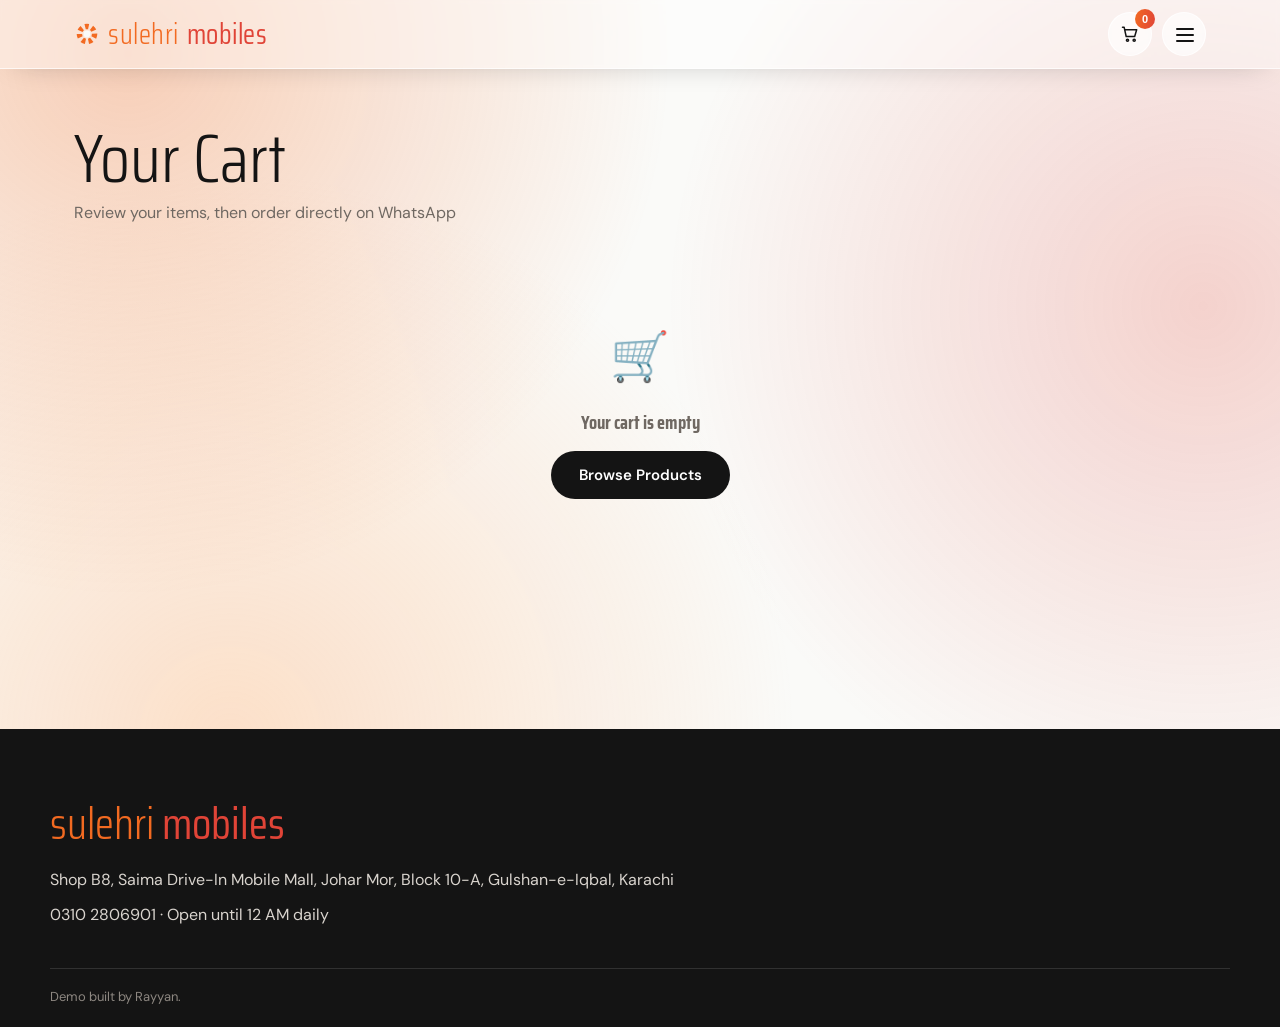
<file: cart.html>
<!DOCTYPE html>
<html lang="en">
<head>
<meta charset="UTF-8">
<meta name="viewport" content="width=device-width, initial-scale=1.0">
<title>Your Cart | Sulehri Mobiles</title>
<link rel="preconnect" href="https://fonts.googleapis.com">
<link href="https://fonts.googleapis.com/css2?family=DM+Sans:wght@400;500;600&family=Saira+Condensed:wght@300;400;500&display=swap" rel="stylesheet">
<link rel="icon" href="logo.jpg">
<link rel="stylesheet" href="style.css">
</head>
<body>

<nav class="navbar">
  <div class="nav-inner">
    <a href="index.html" class="logo"><svg viewBox="0 0 24 24" aria-hidden="true"><circle cx="12" cy="12" r="7" fill="none" stroke="currentColor" stroke-width="5" stroke-dasharray="3.3 2.9"/><circle cx="12" cy="12" r="3.2" fill="#fafaf8"/></svg>sulehri <b>mobiles</b></a>
    <button class="nav-cart" id="navCart" aria-label="Cart" onclick="location.href='cart.html'"><svg viewBox="0 0 24 24" width="20" height="20" fill="none" stroke="currentColor" stroke-width="1.8" stroke-linecap="round" stroke-linejoin="round"><path d="M3 4h2l2.4 11h10.2L20 7H6.2"/><circle cx="9" cy="19.5" r="1.3"/><circle cx="17" cy="19.5" r="1.3"/></svg><span class="cart-badge" id="cartBadge">0</span></button>
    <button class="menu-btn" id="menuBtn" aria-label="Menu" aria-expanded="false"><i></i><i></i><i></i></button>
  </div>
</nav>
<div class="menu" id="menu" aria-hidden="true"><button class="menu-close" id="menuClose" aria-label="Close menu"><svg viewBox="0 0 24 24" width="22" height="22" fill="none" stroke="currentColor" stroke-width="2" stroke-linecap="round"><path d="M5 5l14 14M19 5L5 19"/></svg></button><div class="menu-inner">
  <a href="index.html" style="--i:1"><small>01</small>Home</a>
  <a href="products.html" style="--i:2"><small>02</small>Products</a>
  <a href="cart.html" style="--i:3"><small>03</small>Cart</a>
</div></div>

<section class="page-header reveal">
  <h1>Your Cart</h1>
  <p>Review your items, then order directly on WhatsApp</p>
</section>

<section class="cart-section reveal">
  <div id="cartEmpty" class="cart-empty" style="display:none;">
    <span class="cat-emoji" style="font-size:48px;">🛒</span>
    <h3>Your cart is empty</h3>
    <a href="products.html" class="btn btn-primary">Browse Products</a>
  </div>

  <div id="cartList" class="cart-list"></div>

  <div id="cartSummary" class="cart-summary" style="display:none;">
    <div class="cart-summary-row">
      <span>Total Items</span>
      <strong id="cartTotalItems">0</strong>
    </div>
    <div class="cart-summary-row cart-total-row">
      <span>Total Amount</span>
      <strong id="cartTotalPrice">Rs 0</strong>
    </div>
    <button class="btn btn-whatsapp btn-full" id="orderBtn">
      <svg viewBox="0 0 24 24" width="18" height="18" fill="currentColor"><path d="M12.04 2C6.58 2 2.13 6.45 2.13 11.91c0 1.75.46 3.48 1.32 4.98L2.05 22l5.25-1.38a9.9 9.9 0 0 0 4.74 1.2h.01c5.46 0 9.91-4.45 9.91-9.91 0-2.65-1.03-5.14-2.9-7.01A9.82 9.82 0 0 0 12.04 2zm5.8 14.03c-.24.68-1.4 1.3-1.93 1.38-.49.08-1.12.11-1.8-.11-.42-.14-.96-.31-1.64-.61-2.9-1.25-4.78-4.18-4.93-4.37-.14-.2-1.18-1.57-1.18-3 0-1.42.75-2.12 1.01-2.41.26-.28.57-.35.76-.35h.55c.18 0 .42-.03.65.5.24.56.8 1.93.87 2.07.07.14.12.3.02.49-.1.18-.15.3-.3.46-.14.16-.3.37-.43.49-.14.14-.29.29-.13.57.17.28.75 1.24 1.61 2 1.11.99 2.04 1.3 2.32 1.45.28.14.44.12.6-.07.17-.19.72-.84.91-1.13.2-.28.4-.23.66-.14.28.1 1.76.83 2.06 1 .3.14.5.21.57.33.08.12.08.68-.16 1.36z"/></svg>
      Order via WhatsApp
    </button>
    <p class="cart-note">You'll be redirected to WhatsApp with your order details pre-filled. Our team will confirm availability & delivery.</p>
  </div>
</section>

<footer class="footer">
  <div class="footer-inner">
    <div class="footer-logo">sulehri <b>mobiles</b></div>
    <p>Shop B8, Saima Drive-In Mobile Mall, Johar Mor, Block 10-A, Gulshan-e-Iqbal, Karachi</p>
    <p>0310 2806901 · Open until 12 AM daily</p>
  </div>
  <div class="footer-bottom">Demo built by Rayyan.</div>
</footer>

<script src="script.js"></script>
</body>
</html>
</file>
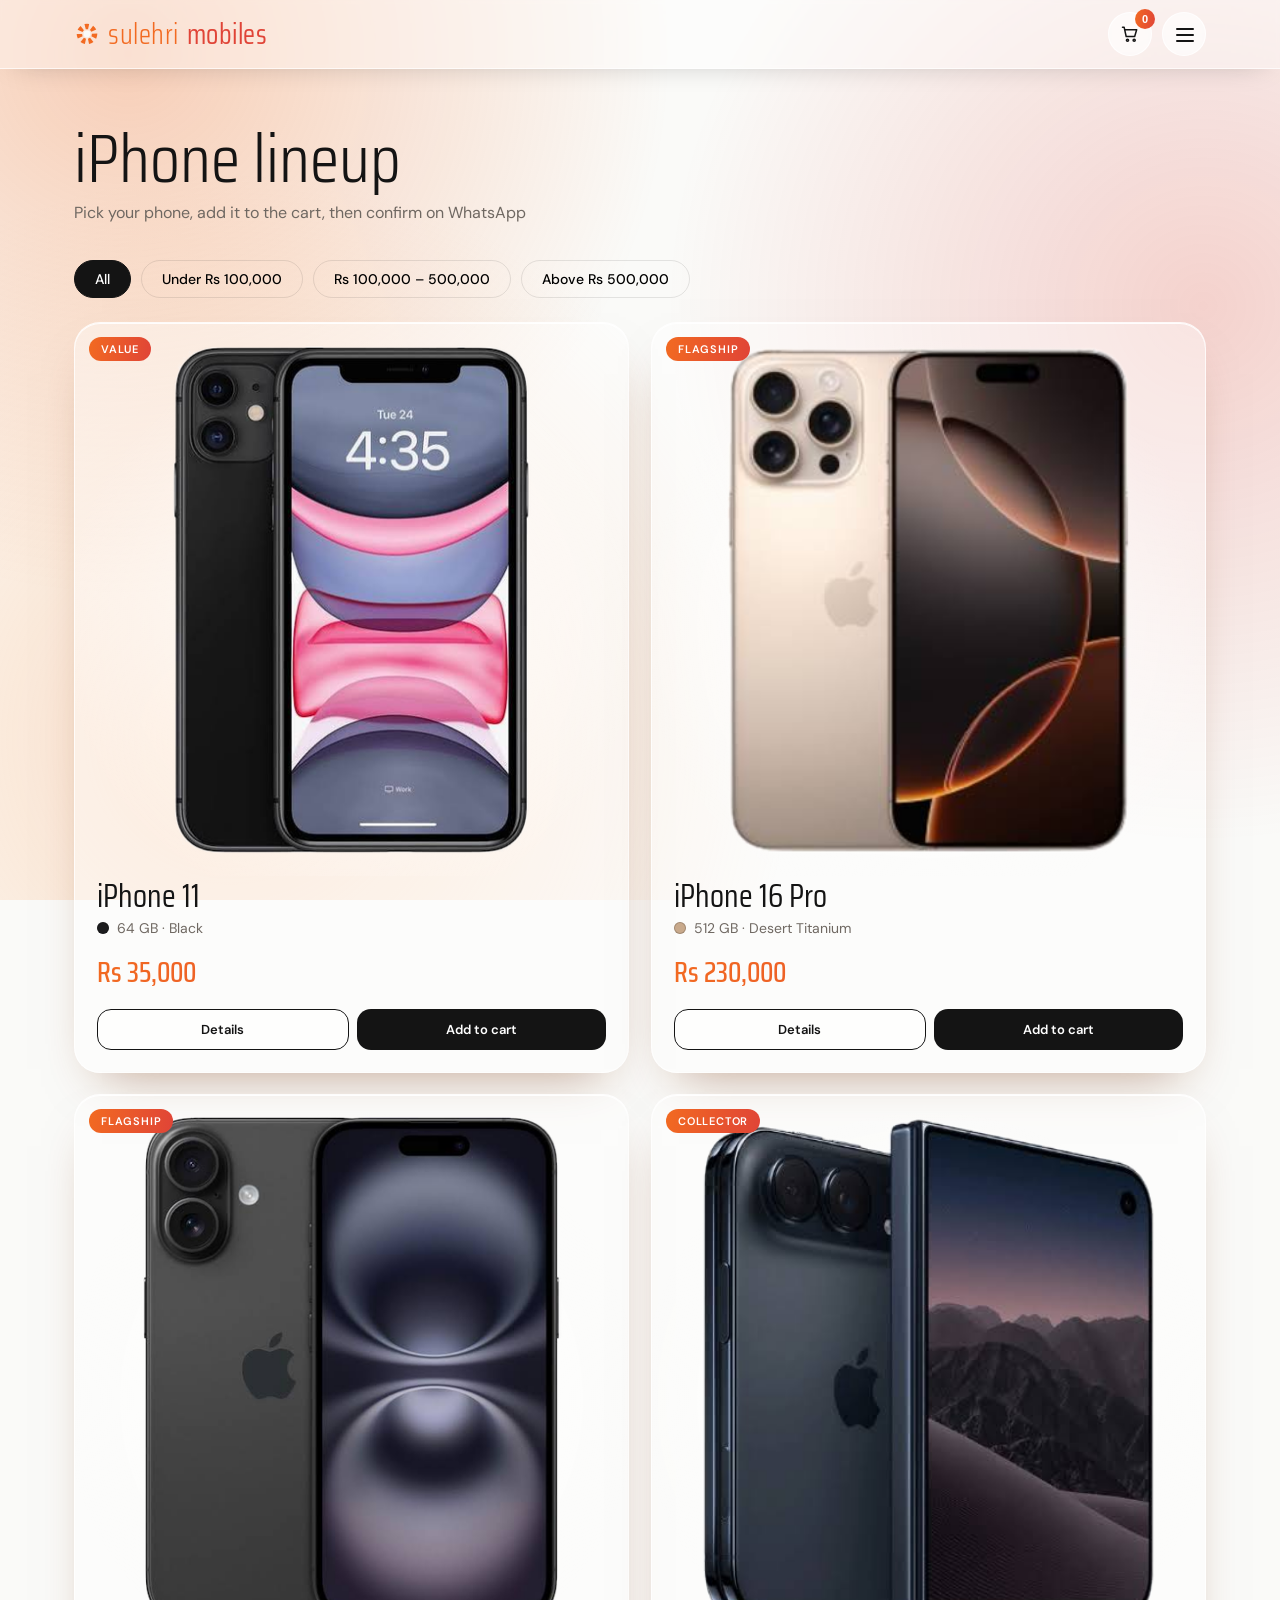
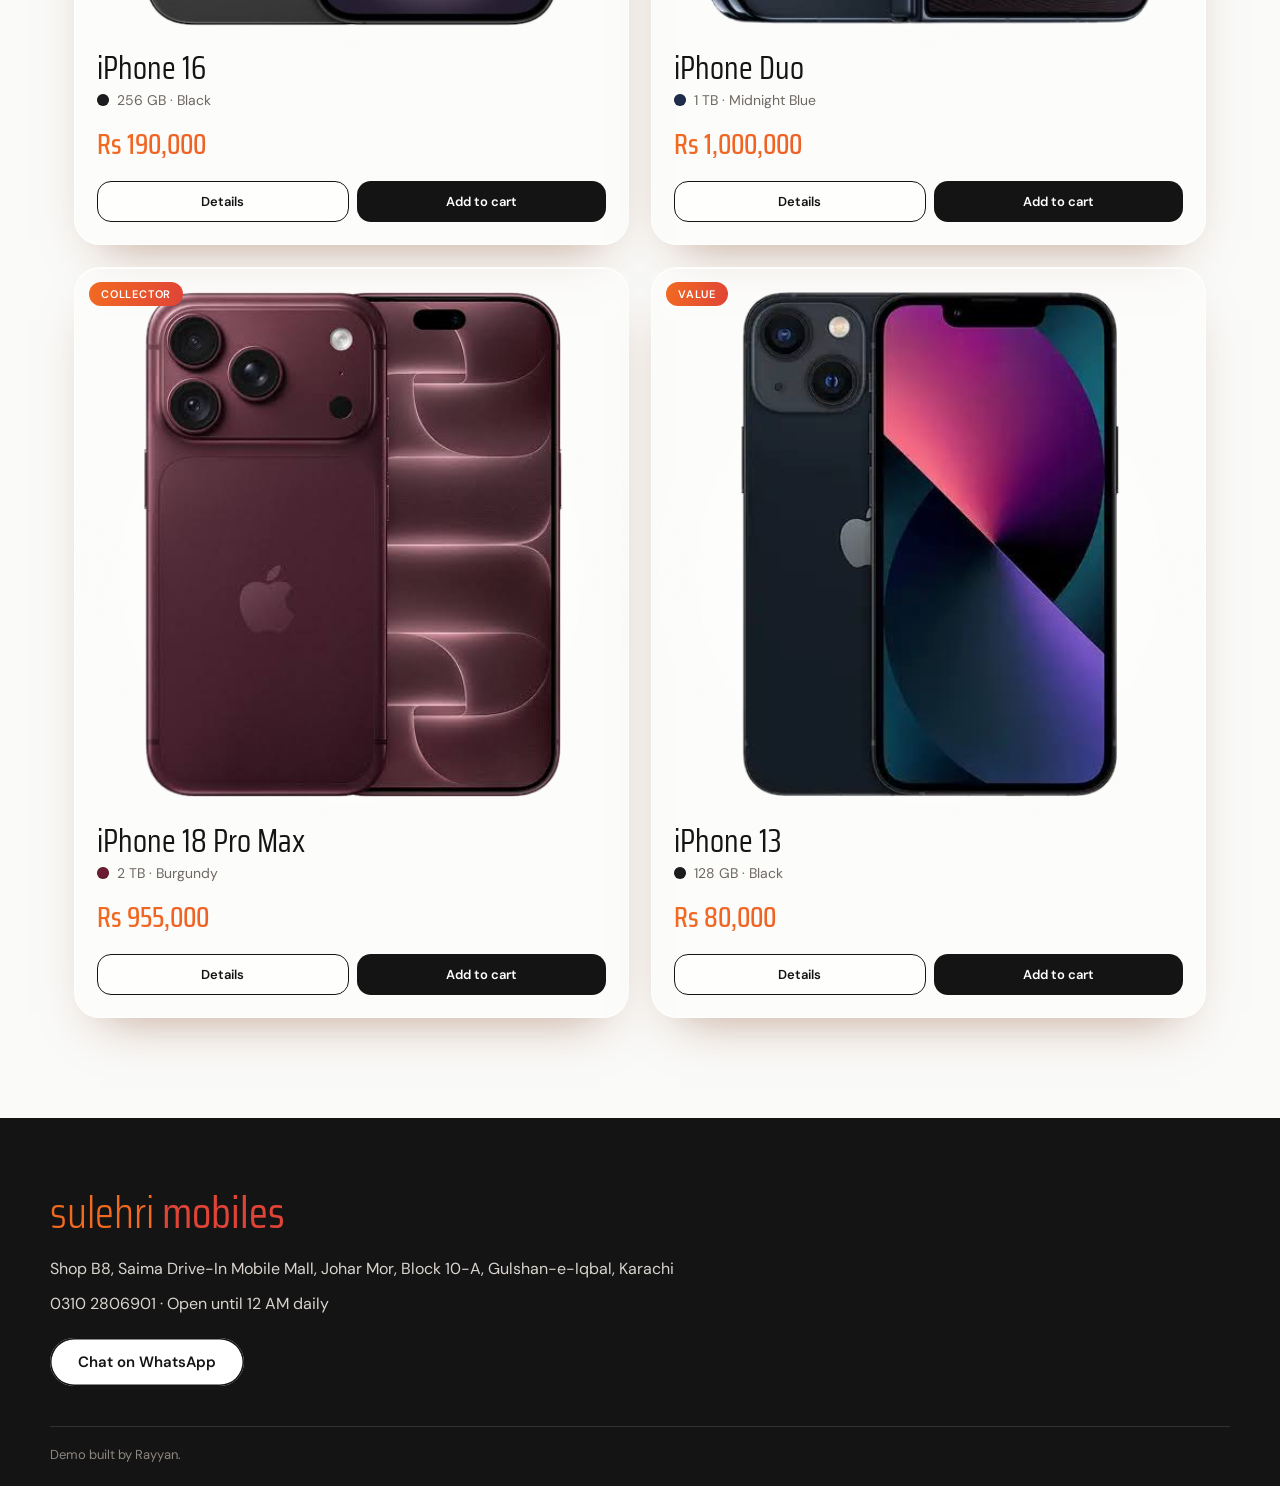
<file: products.html>
<!DOCTYPE html>
<html lang="en">
<head>
<meta charset="UTF-8">
<meta name="viewport" content="width=device-width, initial-scale=1.0">
<title>Products | Sulehri Mobiles</title>
<link rel="preconnect" href="https://fonts.googleapis.com">
<link href="https://fonts.googleapis.com/css2?family=DM+Sans:wght@400;500;600&family=Saira+Condensed:wght@300;400;500&display=swap" rel="stylesheet">
<link rel="icon" href="logo.jpg">
<link rel="stylesheet" href="style.css">
</head>
<body>

<nav class="navbar">
  <div class="nav-inner">
    <a href="index.html" class="logo"><svg viewBox="0 0 24 24" aria-hidden="true"><circle cx="12" cy="12" r="7" fill="none" stroke="currentColor" stroke-width="5" stroke-dasharray="3.3 2.9"/><circle cx="12" cy="12" r="3.2" fill="#fafaf8"/></svg>sulehri <b>mobiles</b></a>
    <button class="nav-cart" id="navCart" aria-label="Cart" onclick="location.href='cart.html'"><svg viewBox="0 0 24 24" width="20" height="20" fill="none" stroke="currentColor" stroke-width="1.8" stroke-linecap="round" stroke-linejoin="round"><path d="M3 4h2l2.4 11h10.2L20 7H6.2"/><circle cx="9" cy="19.5" r="1.3"/><circle cx="17" cy="19.5" r="1.3"/></svg><span class="cart-badge" id="cartBadge">0</span></button>
    <button class="menu-btn" id="menuBtn" aria-label="Menu" aria-expanded="false"><i></i><i></i><i></i></button>
  </div>
</nav>
<div class="menu" id="menu" aria-hidden="true">
  <div class="menu-orbit menu-orbit-one"></div><div class="menu-orbit menu-orbit-two"></div>
  <button class="menu-close" id="menuClose" aria-label="Close menu"><svg viewBox="0 0 24 24" width="22" height="22" fill="none" stroke="currentColor" stroke-width="2" stroke-linecap="round"><path d="M5 5l14 14M19 5L5 19"/></svg></button>
  <div class="menu-inner">
    <div class="menu-topline"><span class="menu-brand">SULEHRI <b>MOBILES</b></span><span class="menu-status"><i></i> YOUR PREMIUM PHONE STORE</span></div>
    <div class="menu-heading"><span>EXPLORE</span><p>Find your next<br><em>iPhone.</em></p></div>
    <nav class="menu-nav" aria-label="Main navigation">
      <a href="index.html" style="--i:1"><small>01</small><span>Home</span><b>↗</b></a>
      <a href="products.html" style="--i:2"><small>02</small><span>Products</span><b>↗</b></a>
      <a href="cart.html" style="--i:3"><small>03</small><span>Your Cart</span><b>↗</b></a>
    </nav>
    <div class="menu-bottom">
      <div><span class="menu-caption">VISIT OUR STORE</span><p>Shop B8, Saima Drive-In Mobile Mall<br>Johar Mor, Gulshan-e-Iqbal, Karachi</p></div>
      <a class="menu-contact" href="https://wa.me/923102806901" target="_blank" rel="noopener"><span>Chat on WhatsApp</span><b>↗</b></a>
    </div>
  </div>
</div>

<section class="page-header reveal">
  <h1>iPhone lineup</h1>
  <p>Pick your phone, add it to the cart, then confirm on WhatsApp</p>
</section>

<section class="filter-bar reveal">
  <button class="filter-btn active" data-cat="all">All</button>
  <button class="filter-btn" data-cat="low">Under Rs 100,000</button>
  <button class="filter-btn" data-cat="mid">Rs 100,000 – 500,000</button>
  <button class="filter-btn" data-cat="high">Above Rs 500,000</button>
</section>

<section class="all-products reveal">
  <div class="product-grid" id="productGrid"></div>
</section>

<div class="toast" id="toast"></div>

<footer class="footer">
  <div class="footer-inner">
    <div class="footer-logo">sulehri <b>mobiles</b></div>
    <p>Shop B8, Saima Drive-In Mobile Mall, Johar Mor, Block 10-A, Gulshan-e-Iqbal, Karachi</p>
    <p>0310 2806901 · Open until 12 AM daily</p>
    <a href="https://wa.me/923102806901" class="btn btn-whatsapp" target="_blank" rel="noopener">Chat on WhatsApp</a>
  </div>
  <div class="footer-bottom">Demo built by Rayyan.</div>
</footer>

<script src="https://cdnjs.cloudflare.com/ajax/libs/gsap/3.12.5/gsap.min.js"></script>
<script src="script.js"></script>
<script src="fx.js"></script>
<script src="detail.js"></script>
</body>
</html>
</file>
<file: style.css>
:root{--bg:#fafaf8;--ink:#141414;--dim:#6f6862;--orange:#f26a21;--red:#e04437;--ember:linear-gradient(100deg,#f26a21,#e04437);--line:rgba(20,20,20,.1);--wa:#1faa59}
*{margin:0;padding:0;box-sizing:border-box}
html{scroll-behavior:smooth}
body{background:var(--bg);color:var(--ink);font:16px/1.55 'DM Sans',sans-serif;overflow-x:hidden}
h1,h2,h3,.logo,.product-price{font-family:'Saira Condensed',sans-serif}
a{color:inherit;text-decoration:none}
:focus-visible{outline:2px solid var(--orange);outline-offset:3px}
/* nav */
.navbar{position:sticky;top:0;z-index:50;background:rgba(250,250,248,.85);backdrop-filter:blur(12px);border-bottom:1px solid var(--line)}
.nav-inner{max-width:1180px;margin:0 auto;padding:12px 24px;display:flex;justify-content:space-between;align-items:center}
.logo{display:flex;align-items:center;gap:8px;font-size:28px;font-weight:300;letter-spacing:.5px;line-height:1;color:var(--orange)}
.logo b{font-weight:400;color:var(--red)}
.logo svg{width:26px;height:26px;color:var(--orange);transition:transform .8s}
.logo:hover svg{transform:rotate(180deg)}
.nav-links{display:flex;gap:26px;align-items:center;font-size:15px;font-weight:500}
.nav-links a{color:var(--dim);position:relative;transition:color .2s}
.nav-links a:hover,.nav-links a.active{color:var(--ink)}
.nav-links a.active::after{content:'';position:absolute;left:0;right:0;bottom:-6px;height:2px;background:var(--ember)}
.cart-link{display:flex;align-items:center;gap:6px}
.cart-badge{background:var(--ink);color:#fff;font-size:11px;font-weight:700;min-width:20px;height:20px;border-radius:10px;display:flex;align-items:center;justify-content:center;padding:0 5px}
.cart-badge.bump{animation:bump .35s}
@keyframes bump{40%{transform:scale(1.4)}}
/* hero */
.hero{max-width:1180px;margin:0 auto;padding:40px 24px 20px;display:grid;grid-template-columns:1.05fr 1fr;align-items:center;gap:10px;min-height:calc(100vh - 66px)}
.hero h1{font-size:clamp(52px,9vw,116px);font-weight:300;line-height:.92;letter-spacing:-1px;margin-bottom:22px;color:var(--ink)}
.hero h1 .line{display:block;overflow:hidden;padding-bottom:.08em}
.hero h1 .line span{display:block}
.hero h1 .l2 span{background:var(--ember);-webkit-background-clip:text;background-clip:text;color:transparent}
.hero-sub{max-width:460px;color:var(--dim);font-size:17px;margin-bottom:30px}
.hero-actions{display:flex;gap:12px;flex-wrap:wrap}
#scene{position:relative;height:min(78vh,640px);min-height:420px}
#scene::before{content:'';position:absolute;inset:8% 4%;border-radius:50%;background:radial-gradient(circle,rgba(242,106,33,.2),transparent 66%);filter:blur(10px)}
#scene canvas{position:relative;width:100%!important;height:100%!important;display:block;touch-action:pan-y}
#scene.nogl{background:url(logo.jpg) center/contain no-repeat}
/* buttons */
.btn{display:inline-flex;align-items:center;gap:8px;padding:14px 28px;border-radius:999px;font:600 15px 'DM Sans',sans-serif;border:0;cursor:pointer;transition:transform .2s,background .25s,box-shadow .25s}
.btn:active{transform:scale(.96)}
.btn-primary{background:var(--ink);color:#fff}
.btn-primary:hover{background:var(--ember);box-shadow:0 10px 26px rgba(242,106,33,.35)}
.btn-whatsapp{background:#fff;color:var(--ink);box-shadow:inset 0 0 0 1.5px var(--ink)}
.btn-whatsapp:hover{background:var(--wa);color:#fff;box-shadow:none}
.btn-full{width:100%;justify-content:center}
/* info */
.info-strip{max-width:1180px;margin:20px auto 0;padding:0 24px;display:grid;grid-template-columns:repeat(3,1fr);gap:0;border-block:1px solid var(--line)}
.info-item{padding:22px 0}
.info-item+.info-item{padding-left:26px;border-left:1px solid var(--line)}
.info-item strong{font:400 22px 'Saira Condensed';color:var(--orange)}
.info-item p{color:var(--dim);font-size:15px}
/* sections */
section h2,.page-header h1{font-weight:300;font-size:clamp(40px,6vw,68px);line-height:1}
.featured,.all-products,.map-section,.cart-section,.page-header,.filter-bar{max-width:1180px;margin:0 auto;padding-inline:24px}
.featured{padding-top:90px}
.sec-sub{color:var(--dim);margin:10px 0 34px;max-width:520px}
.page-header{padding-top:56px;padding-bottom:10px}
.page-header p{color:var(--dim);margin-top:8px}
.filter-bar{display:flex;gap:10px;flex-wrap:wrap;padding-block:24px}
.filter-btn{padding:9px 20px;border-radius:999px;border:1.5px solid var(--line);background:transparent;font:500 14px 'DM Sans';cursor:pointer;transition:.2s}
.filter-btn:hover{border-color:var(--orange)}
.filter-btn.active{background:var(--ink);border-color:var(--ink);color:#fff}
/* products */
.product-grid{display:grid;grid-template-columns:repeat(3,1fr);gap:22px}
.product-card{background:#fff;border-radius:22px;overflow:hidden;box-shadow:0 1px 0 var(--line),0 18px 40px -26px rgba(20,20,20,.45);transform-style:preserve-3d;will-change:transform}
.product-img-wrap{aspect-ratio:1;background:radial-gradient(circle at 50% 55%,#fff1e7,#fff 70%);display:grid;place-items:center;padding:22px}
.product-img{width:100%;height:100%;object-fit:contain;mix-blend-mode:multiply}
.product-info{padding:6px 22px 22px}
.product-name{font-size:32px;font-weight:400;line-height:1.05}
.product-spec{display:flex;align-items:center;gap:8px;color:var(--dim);font-size:14px;margin-top:4px}
.dot{width:12px;height:12px;border-radius:50%;box-shadow:inset 0 0 0 1px rgba(0,0,0,.2)}
.product-foot{display:flex;justify-content:space-between;align-items:center;margin-top:18px;gap:10px}
.product-price{font-size:26px;font-weight:500;background:var(--ember);-webkit-background-clip:text;background-clip:text;color:transparent}
.add-cart-btn{padding:10px 18px;border-radius:12px;border:0;background:var(--ink);color:#fff;font:600 13px 'DM Sans';cursor:pointer;transition:background .25s}
.add-cart-btn:hover,.add-cart-btn.added{background:var(--orange)}
.see-all{margin-top:30px}
/* map */
.map-section{padding-top:90px}
.map-wrap{margin-top:26px;border-radius:22px;overflow:hidden;filter:grayscale(.85) contrast(1.05)}
/* cart */
.cart-section{padding-top:24px;padding-bottom:70px;max-width:820px}
.cart-list{display:grid;gap:14px}
.cart-item{display:grid;grid-template-columns:76px 1fr auto auto;gap:16px;align-items:center;background:#fff;border-radius:18px;padding:12px 16px 12px 12px;box-shadow:0 1px 0 var(--line)}
.cart-item img{width:76px;height:76px;object-fit:contain;mix-blend-mode:multiply;background:#fff1e7;border-radius:12px}
.cart-item .name{font:400 22px 'Saira Condensed'}
.cart-item .price{color:var(--dim);font-size:14px}
.qty-controls{display:flex;align-items:center;gap:10px}
.qty-controls button{width:30px;height:30px;border-radius:50%;border:1.5px solid var(--line);background:#fff;cursor:pointer;font-size:16px}
.qty-controls button:hover{border-color:var(--orange)}
.remove-btn{background:none;border:0;color:var(--red);font:500 13px 'DM Sans';cursor:pointer}
.cart-empty{flex-direction:column;align-items:center;gap:14px;padding:60px 0;color:var(--dim)}
.cart-summary{margin-top:22px;background:var(--ink);color:#fff;border-radius:22px;padding:26px}
.cart-summary-row{display:flex;justify-content:space-between;padding:6px 0;color:#b9b3ad}
.cart-total-row{font:300 30px 'Saira Condensed';color:#fff;margin-bottom:16px}
.cart-note{font-size:13px;color:#8d8781;margin-top:12px}
/* footer + toast */
.footer{background:var(--ink);color:#d9d4ce;margin-top:100px;padding:60px 24px 20px}
.footer-inner{max-width:1180px;margin:0 auto;display:grid;gap:10px;justify-items:start}
.footer-logo{font:300 44px 'Saira Condensed';color:var(--orange)}
.footer-logo b{font-weight:400;color:var(--red)}
.footer .btn-whatsapp{margin-top:12px}
.footer-bottom{max-width:1180px;margin:40px auto 0;padding-top:18px;border-top:1px solid rgba(255,255,255,.12);font-size:13px;color:#8d8781}
.toast{position:fixed;bottom:26px;left:50%;transform:translate(-50%,30px);background:var(--ink);color:#fff;padding:12px 22px;border-radius:999px;opacity:0;pointer-events:none;transition:.3s;z-index:90;font-size:14px}
.toast.show{opacity:1;transform:translate(-50%,0)}
@media(max-width:900px){.hero{grid-template-columns:1fr;min-height:0}#scene{order:-1;height:420px}}
@media(max-width:560px){.info-strip{grid-template-columns:1fr}.info-item+.info-item{padding-left:0;border-left:0;border-top:1px solid var(--line)}.cart-item{grid-template-columns:60px 1fr auto}.cart-item .remove-btn{grid-column:2/4;justify-self:start}}
@media(prefers-reduced-motion:reduce){*{animation:none!important;transition:none!important}}

/* ===== v2 premium overrides ===== */
body{position:relative;isolation:isolate}
body::before{content:'';position:fixed;inset:0;z-index:-1;pointer-events:none;background:radial-gradient(circle at 10% 6%,rgba(242,106,33,.30),transparent 38%),radial-gradient(circle at 94% 34%,rgba(224,68,55,.22),transparent 40%),radial-gradient(circle at 18% 82%,rgba(255,184,130,.40),transparent 44%)}
html,body{max-width:100%}
.hero{grid-template-columns:minmax(0,1.05fr) minmax(0,1fr);padding-inline:24px;overflow:visible}
.hero>*{min-width:0}
.hero h1{font-size:clamp(40px,6.4vw,92px);line-height:.98}
.hero h1 .line{padding-bottom:.14em;margin-bottom:-.06em}
@media(max-width:900px){.hero{grid-template-columns:minmax(0,1fr)}.hero h1{font-size:clamp(40px,11vw,76px)}}
/* glass navbar */
.navbar{background:rgba(255,255,255,.38);-webkit-backdrop-filter:blur(2px);backdrop-filter:blur(2px);border-bottom:1px solid rgba(255,255,255,.7);box-shadow:0 8px 30px -18px rgba(20,20,20,.35)}
.nav-inner{gap:10px}.logo{margin-right:auto}
.nav-cart,.menu-btn{position:relative;width:44px;height:44px;border-radius:50%;border:1px solid rgba(255,255,255,.8);background:rgba(255,255,255,.45);-webkit-backdrop-filter:blur(2px);backdrop-filter:blur(2px);color:var(--ink);cursor:pointer;display:grid;place-items:center;transition:transform .25s,background .25s}
.nav-cart:hover,.menu-btn:hover{transform:scale(1.08);background:rgba(255,255,255,.75)}
.nav-cart .cart-badge{position:absolute;top:-4px;right:-4px;background:var(--ember)}
.menu-btn{z-index:120}
.menu-btn i{position:absolute;left:13px;width:18px;height:2px;border-radius:2px;background:currentColor;transition:transform .45s cubic-bezier(.7,0,.2,1),opacity .2s,top .45s}
.menu-btn i:nth-child(1){top:15px}.menu-btn i:nth-child(2){top:21px}.menu-btn i:nth-child(3){top:27px}
.menu-btn.open{color:#fff;border-color:rgba(255,255,255,.3);background:rgba(255,255,255,.12)}
.menu-btn.open i:nth-child(1){top:21px;transform:rotate(45deg)}.menu-btn.open i:nth-child(2){opacity:0}.menu-btn.open i:nth-child(3){top:21px;transform:rotate(-45deg)}
.menu{position:fixed;inset:0;z-index:110;background:radial-gradient(circle at 85% 10%,rgba(242,106,33,.35),transparent 45%),#141414;color:#fff;clip-path:circle(0 at calc(100% - 44px) 34px);transition:clip-path .8s cubic-bezier(.7,0,.2,1);visibility:hidden;overflow-y:auto}
.menu.open{clip-path:circle(150% at calc(100% - 44px) 34px);visibility:visible}
.menu-inner{max-width:1180px;margin:0 auto;padding:110px 24px 40px;display:flex;flex-direction:column;gap:4px;min-height:100%}
.menu-inner>a{display:flex;align-items:baseline;gap:16px;font:300 clamp(36px,8vw,64px)/1.15 'Saira Condensed',sans-serif;color:#fff;opacity:0;transform:translateY(34px);transition:opacity .6s,transform .7s cubic-bezier(.2,.8,.2,1),color .25s,padding .3s;transition-delay:0s}
.menu-inner>a small{font:500 13px 'DM Sans';color:var(--orange);min-width:24px}
.menu-inner>a:hover{color:var(--orange);padding-left:12px}
.menu.open .menu-inner>*{opacity:1;transform:none;transition-delay:calc(.25s + var(--i)*.07s)}
.menu-foot{margin-top:auto;padding-top:36px;opacity:0;transform:translateY(34px);transition:opacity .6s,transform .7s}
.menu-foot p{color:#a8a29c;font-size:14px;margin-top:16px}
.menu-foot .btn-primary{background:var(--ember)}
body.lock{overflow:hidden}
/* glass product cards, 2 per row */
.product-grid{grid-template-columns:repeat(2,minmax(0,1fr));gap:22px}
.product-card{position:relative;background:rgba(255,255,255,.4);-webkit-backdrop-filter:blur(2px);backdrop-filter:blur(2px);border:1px solid rgba(255,255,255,.75);border-radius:26px;cursor:pointer;box-shadow:0 1px 0 rgba(255,255,255,.9) inset,0 24px 50px -28px rgba(120,50,10,.5);transition:box-shadow .35s,border-color .35s}
.product-card::after{content:'';position:absolute;inset:0;border-radius:inherit;pointer-events:none;background:radial-gradient(260px circle at var(--mx,50%) var(--my,0%),rgba(255,255,255,.65),transparent 60%);opacity:0;transition:opacity .3s}
.product-card:hover::after{opacity:1}
.product-card:hover{border-color:rgba(242,106,33,.55);box-shadow:0 1px 0 #fff inset,0 34px 60px -26px rgba(242,106,33,.55)}
.pc-tag{position:absolute;top:14px;left:14px;z-index:2;padding:5px 12px;border-radius:999px;font:600 11px 'DM Sans';letter-spacing:.8px;text-transform:uppercase;color:#fff;background:var(--ember)}
.product-img-wrap{background:radial-gradient(circle at 50% 55%,rgba(255,255,255,.85),rgba(255,255,255,0) 70%)}
.product-info{padding:4px 22px 22px}
.product-price{display:block;margin-top:12px;font-size:28px}
.pc-actions{display:flex;gap:8px;margin-top:14px}
.pc-actions button{flex:1;padding:11px 8px;border-radius:14px;font:600 13px 'DM Sans';cursor:pointer;transition:background .25s,color .25s,transform .2s,box-shadow .25s}
.pc-actions button:active{transform:scale(.95)}
.view-btn{background:rgba(255,255,255,.55);color:var(--ink);border:1.5px solid var(--ink)}
.view-btn:hover{background:var(--ink);color:#fff}
.add-cart-btn{border:0;background:var(--ink);color:#fff}
.add-cart-btn:hover,.add-cart-btn.added{background:var(--ember);box-shadow:0 8px 20px rgba(242,106,33,.35)}
@media(max-width:560px){.product-grid{gap:12px}.product-card{border-radius:20px}.product-info{padding:2px 12px 14px}.product-name{font-size:23px}.product-spec{font-size:12px;flex-wrap:wrap}.product-price{font-size:21px;margin-top:8px}.pc-actions{flex-direction:column;gap:6px}.pc-tag{top:8px;left:8px;font-size:9px;padding:4px 9px}.product-img-wrap{padding:14px}.nav-inner{padding-inline:16px}.logo{font-size:23px}}
.info-strip,.map-wrap,.cart-item{background:rgba(255,255,255,.4);-webkit-backdrop-filter:blur(2px);backdrop-filter:blur(2px)}
.info-strip{border-radius:22px;border:1px solid rgba(255,255,255,.7);padding:0 22px}
/* detail / case study */
.pd{position:fixed;inset:0;z-index:100;display:none;align-items:center;justify-content:center;padding:18px}
.pd.open{display:flex}
.pd-bg{position:absolute;inset:0;background:radial-gradient(circle at 70% 20%,rgba(242,106,33,.45),transparent 50%),rgba(20,16,14,.72);-webkit-backdrop-filter:blur(6px);backdrop-filter:blur(6px)}
.pd-panel{position:relative;width:min(1080px,100%);max-height:calc(100vh - 36px);overflow-y:auto;overscroll-behavior:contain;border-radius:32px;background:rgba(255,255,255,.62);-webkit-backdrop-filter:blur(16px) saturate(1.4);backdrop-filter:blur(16px) saturate(1.4);border:1px solid rgba(255,255,255,.8);box-shadow:0 50px 120px -30px rgba(0,0,0,.6);display:grid;grid-template-columns:minmax(0,1fr) minmax(0,1.1fr)}
.pd-close{position:absolute;top:16px;right:16px;z-index:5;width:44px;height:44px;border-radius:50%;border:0;background:var(--ink);color:#fff;font-size:20px;cursor:pointer;transition:transform .35s,background .25s}
.pd-close:hover{transform:rotate(90deg) scale(1.08);background:var(--orange)}
.pd-media{position:relative;display:grid;place-items:center;padding:44px 28px;min-height:380px;overflow:hidden}
.pd-glow{position:absolute;width:75%;aspect-ratio:1;border-radius:50%;background:radial-gradient(circle,var(--c,#f26a21),transparent 68%);opacity:.45;filter:blur(24px);animation:glow 5s ease-in-out infinite}
@keyframes glow{50%{transform:scale(1.18);opacity:.7}}
.pd-img{position:relative;width:min(100%,380px);aspect-ratio:1;object-fit:contain;mix-blend-mode:multiply;will-change:transform;filter:drop-shadow(0 30px 30px rgba(0,0,0,.25))}
.pd-body{padding:48px 40px 40px 12px;display:flex;flex-direction:column;gap:18px;min-width:0}
.pd-kicker{font:600 12px 'DM Sans';letter-spacing:1.4px;text-transform:uppercase;color:var(--orange)}
.pd-title{font:300 clamp(44px,6vw,72px)/.95 'Saira Condensed';margin:-6px 0 0}
.pd-tagline{color:var(--dim);font-size:17px}
.pd-price{font:400 40px 'Saira Condensed';background:var(--ember);-webkit-background-clip:text;background-clip:text;color:transparent;width:max-content}
.pd-chips{display:flex;flex-wrap:wrap;gap:8px}
.pd-chips span{display:inline-flex;align-items:center;gap:8px;padding:8px 14px;border-radius:999px;background:rgba(255,255,255,.65);border:1px solid rgba(255,255,255,.9);font-size:13px;font-weight:500}
.pd-sec h4{font:400 22px 'Saira Condensed';color:var(--orange);margin-bottom:6px}
.pd-sec ul{list-style:none;display:grid;gap:8px}
.pd-sec li{position:relative;padding-left:22px;color:#3b3732;font-size:15px}
.pd-sec li::before{content:'';position:absolute;left:0;top:.6em;width:10px;height:10px;border-radius:50%;background:var(--ember)}
.pd-sec p{color:#3b3732;font-size:15px}
.pd-actions{display:flex;gap:10px;flex-wrap:wrap;margin-top:6px}
.pd-actions .btn{flex:1;justify-content:center;min-width:150px}
@media(max-width:820px){.pd{padding:0;align-items:flex-end}.pd-panel{grid-template-columns:minmax(0,1fr);border-radius:28px 28px 0 0;max-height:94vh}.pd-media{min-height:280px;padding:36px 20px 8px}.pd-img{width:min(70%,280px)}.pd-body{padding:12px 22px 28px}}

.menu-close{position:absolute;top:calc(12px + env(safe-area-inset-top,0px));right:24px;z-index:5;width:44px;height:44px;border-radius:50%;border:1px solid rgba(255,255,255,.35);background:rgba(255,255,255,.12);color:#fff;cursor:pointer;display:grid;place-items:center;opacity:0;transform:rotate(-90deg) scale(.6);transition:opacity .4s .35s,transform .6s .35s cubic-bezier(.2,.8,.2,1),background .25s}
.menu.open .menu-close{opacity:1;transform:none}.menu-close:hover{background:var(--orange);transform:rotate(90deg) scale(1.08)!important}
.menu-inner{justify-content:center}
.product-img,.pd-img,.cart-item img{mix-blend-mode:normal!important}
.cart-item img{background:rgba(255,255,255,.5)}
@media(max-width:560px){.menu-close{right:16px}}


/* ===== Performance pass: smoother rendering on mid-range phones ===== */
.product-card{backdrop-filter:none;-webkit-backdrop-filter:none;transform:translateZ(0)}
.product-card::after{display:none}
.product-card:hover{transform:translateY(-3px)}
.product-card,.nav-cart,.menu-btn{transition:transform .18s ease,border-color .18s ease,background-color .18s ease,box-shadow .18s ease}
.pd-panel{-webkit-backdrop-filter:blur(5px);backdrop-filter:blur(5px)}
.pd-glow{animation:none;filter:blur(12px)}
.pd-img{will-change:auto}
@media(max-width:760px){
  body::before{background:radial-gradient(circle at 10% 6%,rgba(242,106,33,.16),transparent 38%),radial-gradient(circle at 94% 34%,rgba(224,68,55,.12),transparent 40%)}
  .navbar,.nav-cart,.menu-btn,.info-strip,.cart-item,.pd-bg,.pd-panel{backdrop-filter:none;-webkit-backdrop-filter:none}
  .product-card{box-shadow:0 1px 0 rgba(255,255,255,.8) inset,0 12px 28px -22px rgba(120,50,10,.35)}
  .pd-glow{display:none}
  .pd-img{filter:none}
  #scene::before{filter:none;opacity:.65}
}
@media(hover:none){.product-card:hover{transform:none;box-shadow:0 1px 0 #fff inset,0 12px 28px -22px rgba(120,50,10,.35)}}
@media(prefers-reduced-motion:reduce){html{scroll-behavior:auto}.product-card{transform:none!important}}

/* ===== Product detail modal: smooth entrance, safe viewport and stronger glass blur ===== */
.pd{
  padding: max(14px, env(safe-area-inset-top, 0px)) 14px max(14px, env(safe-area-inset-bottom, 0px));
  overflow-y: auto;
  overscroll-behavior: contain;
}
.pd-bg{
  -webkit-backdrop-filter: blur(12px) saturate(1.15);
  backdrop-filter: blur(12px) saturate(1.15);
}
.pd-panel{
  max-height: calc(100dvh - max(28px, env(safe-area-inset-top, 0px) + env(safe-area-inset-bottom, 0px) + 28px));
  max-height: calc(100vh - 36px);
  max-height: calc(100dvh - 36px);
  -webkit-backdrop-filter: blur(12px) saturate(1.35);
  backdrop-filter: blur(12px) saturate(1.35);
  scrollbar-gutter: stable;
  transform-origin: center center;
}
@media (max-width: 820px){
  .pd{
    align-items: center;
    justify-content: center;
    padding: max(12px, env(safe-area-inset-top, 0px)) 10px max(12px, env(safe-area-inset-bottom, 0px));
  }
  .pd-panel{
    width: 100%;
    max-height: calc(100dvh - max(24px, env(safe-area-inset-top, 0px) + env(safe-area-inset-bottom, 0px) + 24px));
    border-radius: 26px;
    grid-template-columns: minmax(0,1fr);
    overflow-y: auto;
    -webkit-overflow-scrolling: touch;
  }
  .pd-media{min-height: 230px;padding: 28px 18px 4px}
  .pd-img{width: min(68%, 250px)}
  .pd-body{padding: 10px 22px 26px;gap: 15px}
  .pd-close{position: sticky;float: right;top: 10px;margin: 10px 10px -54px auto;right: auto}
}
@media (max-width: 760px){
  .pd-bg{-webkit-backdrop-filter: blur(12px) saturate(1.15);backdrop-filter: blur(12px) saturate(1.15)}
  .pd-panel{-webkit-backdrop-filter: blur(12px) saturate(1.3);backdrop-filter: blur(12px) saturate(1.3)}
}
@media (prefers-reduced-motion: no-preference){
  @media (max-width: 760px){
    .pd-panel{opacity:0;transform:translate3d(0,22px,0) scale(.985);transition:opacity .38s ease,transform .48s cubic-bezier(.2,.8,.2,1)}
    .pd.open .pd-panel{opacity:1;transform:translate3d(0,0,0) scale(1)}
  }
}
@media (max-width: 820px){
  .pd-close{position:absolute;float:none;top:12px;right:12px;margin:0;z-index:10}
}


/* ===== Premium interactive navigation menu ===== */
.menu{
  isolation:isolate;overflow:hidden;
  background:
    radial-gradient(ellipse at 82% 18%,rgba(242,106,33,.23),transparent 38%),
    radial-gradient(ellipse at 10% 88%,rgba(224,68,55,.12),transparent 42%),
    linear-gradient(135deg,#171513 0%,#0e0e0f 58%,#19110e 100%);
  clip-path:circle(0 at calc(100% - 44px) 34px);
  transition:clip-path .82s cubic-bezier(.76,0,.18,1),visibility 0s linear .82s;
}
.menu.open{clip-path:circle(160% at calc(100% - 44px) 34px);visibility:visible;transition:clip-path .82s cubic-bezier(.76,0,.18,1),visibility 0s}
.menu::before{content:"";position:absolute;inset:0;z-index:-1;opacity:.16;pointer-events:none;background-image:linear-gradient(rgba(255,255,255,.045) 1px,transparent 1px),linear-gradient(90deg,rgba(255,255,255,.045) 1px,transparent 1px);background-size:58px 58px;mask-image:linear-gradient(90deg,transparent,#000 80%)}
.menu-orbit{position:absolute;z-index:-1;border:1px solid rgba(242,106,33,.15);border-radius:50%;pointer-events:none}
.menu-orbit-one{width:min(72vw,760px);aspect-ratio:1;right:-18vw;top:8%;box-shadow:0 0 90px rgba(242,106,33,.06),inset 0 0 90px rgba(242,106,33,.04)}
.menu-orbit-two{width:min(48vw,510px);aspect-ratio:1;right:-6vw;top:21%;border-color:rgba(255,255,255,.07)}
.menu-inner{position:relative;max-width:1180px;padding:34px 24px 30px;min-height:100%;display:flex;flex-direction:column;justify-content:flex-start}
.menu-topline{display:flex;align-items:center;justify-content:space-between;padding-right:62px;opacity:0;transform:translateY(-12px);transition:opacity .4s .2s,transform .5s .2s}
.menu.open .menu-topline{opacity:1;transform:none}
.menu-brand{font:500 13px 'DM Sans';letter-spacing:2px;color:#fff}.menu-brand b{color:var(--orange);font-weight:600}
.menu-status{font:500 10px 'DM Sans';letter-spacing:1.4px;color:#aaa49e;display:flex;align-items:center;gap:9px}
.menu-status i{width:7px;height:7px;border-radius:50%;background:#47cf83;box-shadow:0 0 12px #47cf83}
.menu-heading{margin:clamp(30px,7vh,72px) 0 16px;opacity:0;transform:translateY(18px);transition:opacity .5s .22s,transform .6s .22s}
.menu.open .menu-heading{opacity:1;transform:none}
.menu-heading>span,.menu-caption{font:600 10px 'DM Sans';letter-spacing:2.4px;color:var(--orange)}
.menu-heading p{font:300 clamp(34px,6vw,58px)/.96 'Saira Condensed';color:#fff;margin-top:12px}
.menu-heading em{font-style:normal;background:var(--ember);-webkit-background-clip:text;background-clip:text;color:transparent}
.menu-nav{display:flex;flex-direction:column;max-width:790px;border-top:1px solid rgba(255,255,255,.14)}
.menu-nav>a{position:relative;display:grid;grid-template-columns:42px 1fr 30px;align-items:center;gap:12px;padding:12px 8px;border-bottom:1px solid rgba(255,255,255,.14);font:300 clamp(30px,5.3vw,52px)/1.05 'Saira Condensed';color:#f8f6f3;opacity:0;transform:translateY(22px);transition:opacity .5s,transform .65s cubic-bezier(.2,.8,.2,1),padding .3s,color .3s,background .3s}
.menu-nav>a small{font:500 11px 'DM Sans';color:var(--orange);letter-spacing:1px}
.menu-nav>a b{font:400 20px 'DM Sans';color:#777;justify-self:end;transition:transform .3s,color .3s}
.menu.open .menu-nav>a{opacity:1;transform:none;transition-delay:calc(.28s + var(--i)*.09s)}
.menu-nav>a:hover,.menu-nav>a:focus-visible{padding-inline:18px;color:#fff;background:linear-gradient(90deg,rgba(242,106,33,.13),transparent 85%)}
.menu-nav>a:hover b{color:var(--orange);transform:translate(4px,-4px)}
.menu-bottom{display:flex;align-items:flex-end;justify-content:space-between;gap:22px;margin-top:auto;padding-top:clamp(24px,5vh,48px);opacity:0;transform:translateY(16px);transition:opacity .5s .62s,transform .6s .62s}
.menu.open .menu-bottom{opacity:1;transform:none}
.menu-bottom p{font:400 13px/1.7 'DM Sans';color:#aaa49e;margin-top:9px}
.menu-contact{display:inline-flex;align-items:center;gap:24px;padding:13px 18px;border:1px solid rgba(242,106,33,.55);border-radius:999px;color:#fff;font:600 13px 'DM Sans';transition:background .25s,border-color .25s,transform .25s}
.menu-contact b{font-size:18px;color:var(--orange);transition:transform .25s}
.menu-contact:hover{background:var(--orange);border-color:var(--orange);transform:translateY(-3px)}
.menu-contact:hover b{color:#fff;transform:translate(3px,-3px)}
.menu-close{background:rgba(255,255,255,.08);backdrop-filter:blur(12px);-webkit-backdrop-filter:blur(12px)}
.menu-close:hover{background:var(--orange)}
@media(max-width:600px){
 .menu-inner{padding:calc(24px + env(safe-area-inset-top,0px)) 22px calc(24px + env(safe-area-inset-bottom,0px))}
 .menu-topline{align-items:flex-start;flex-direction:column;gap:10px}
 .menu-heading{margin:7vh 0 16px}
 .menu-nav>a{padding:14px 4px;grid-template-columns:34px 1fr 24px}
 .menu-bottom{align-items:flex-start;flex-direction:column;gap:18px}
 .menu-contact{width:100%;justify-content:space-between}
 .menu-orbit-one{width:110vw;right:-54vw;top:20%}
 .menu-orbit-two{width:76vw;right:-35vw;top:32%}
}
@media(prefers-reduced-motion:reduce){
 .menu,.menu *{transition-duration:.01ms!important;animation-duration:.01ms!important}
}
</file>
